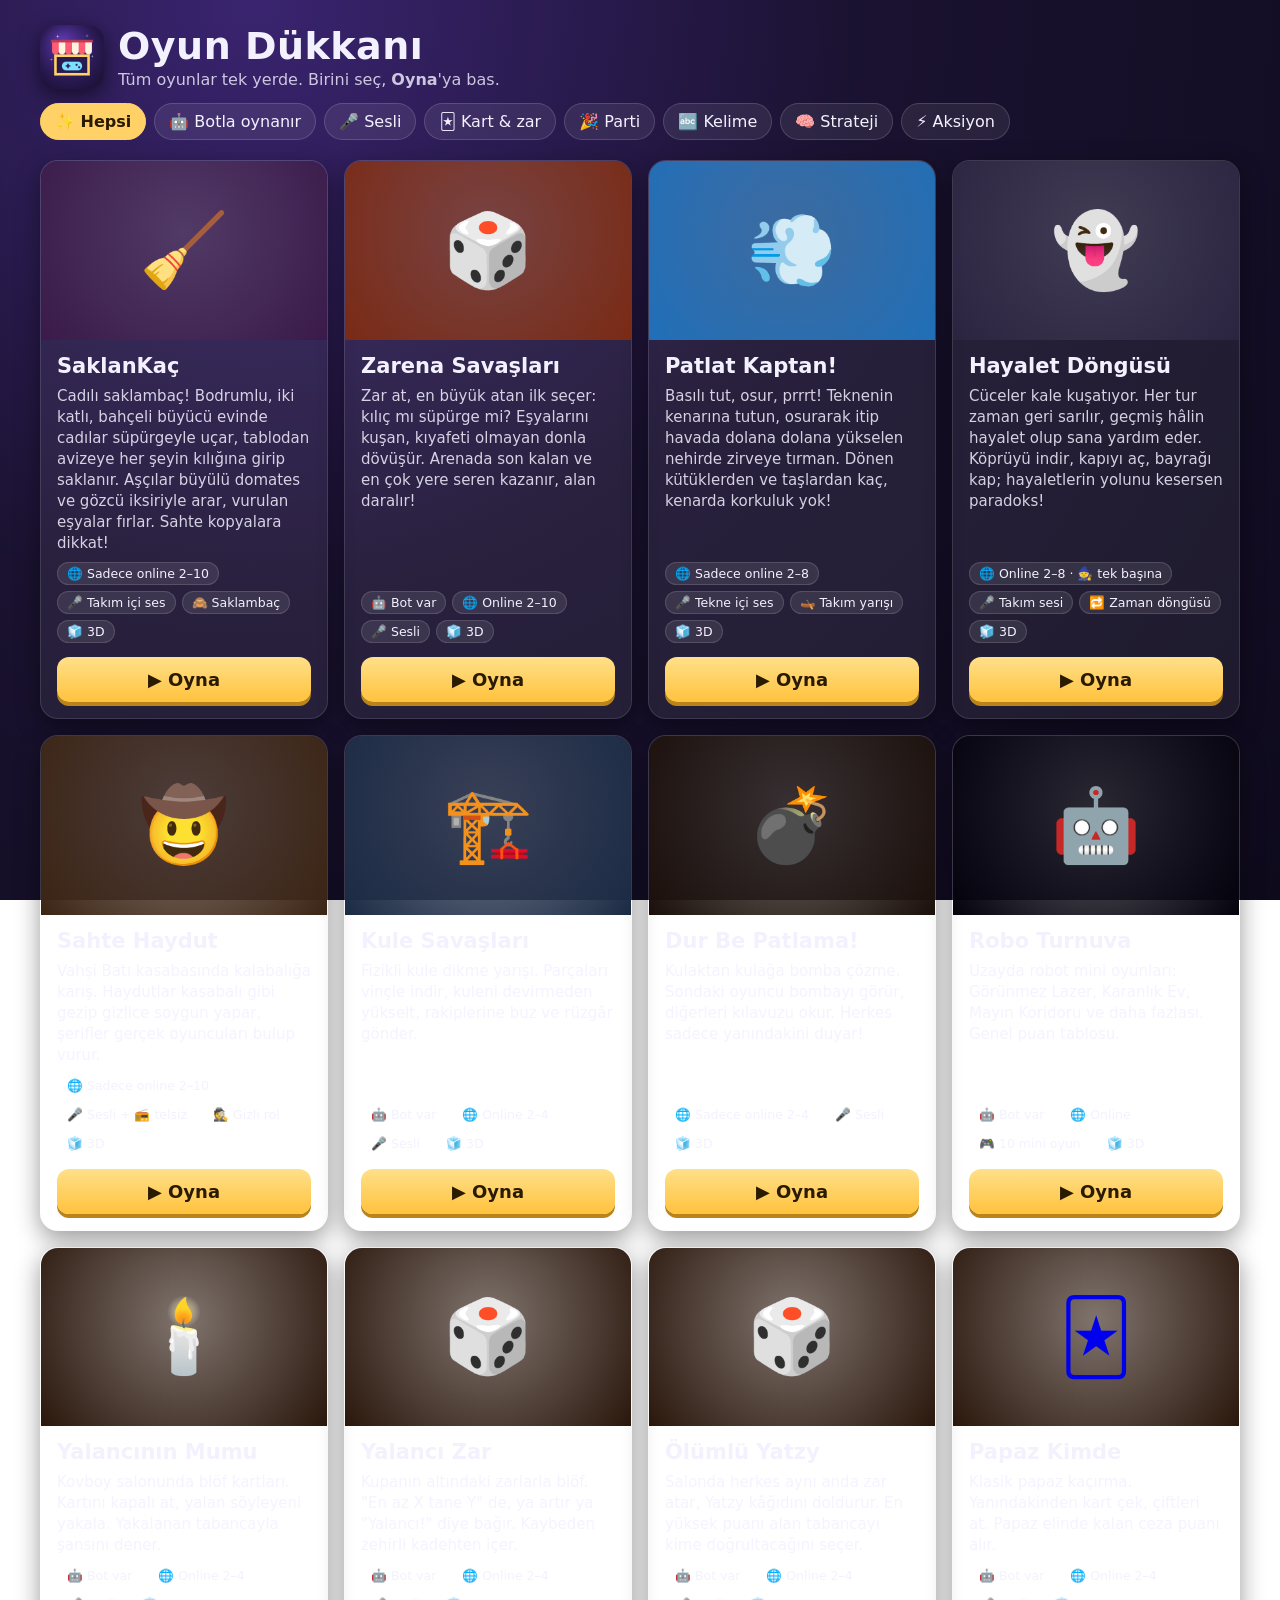
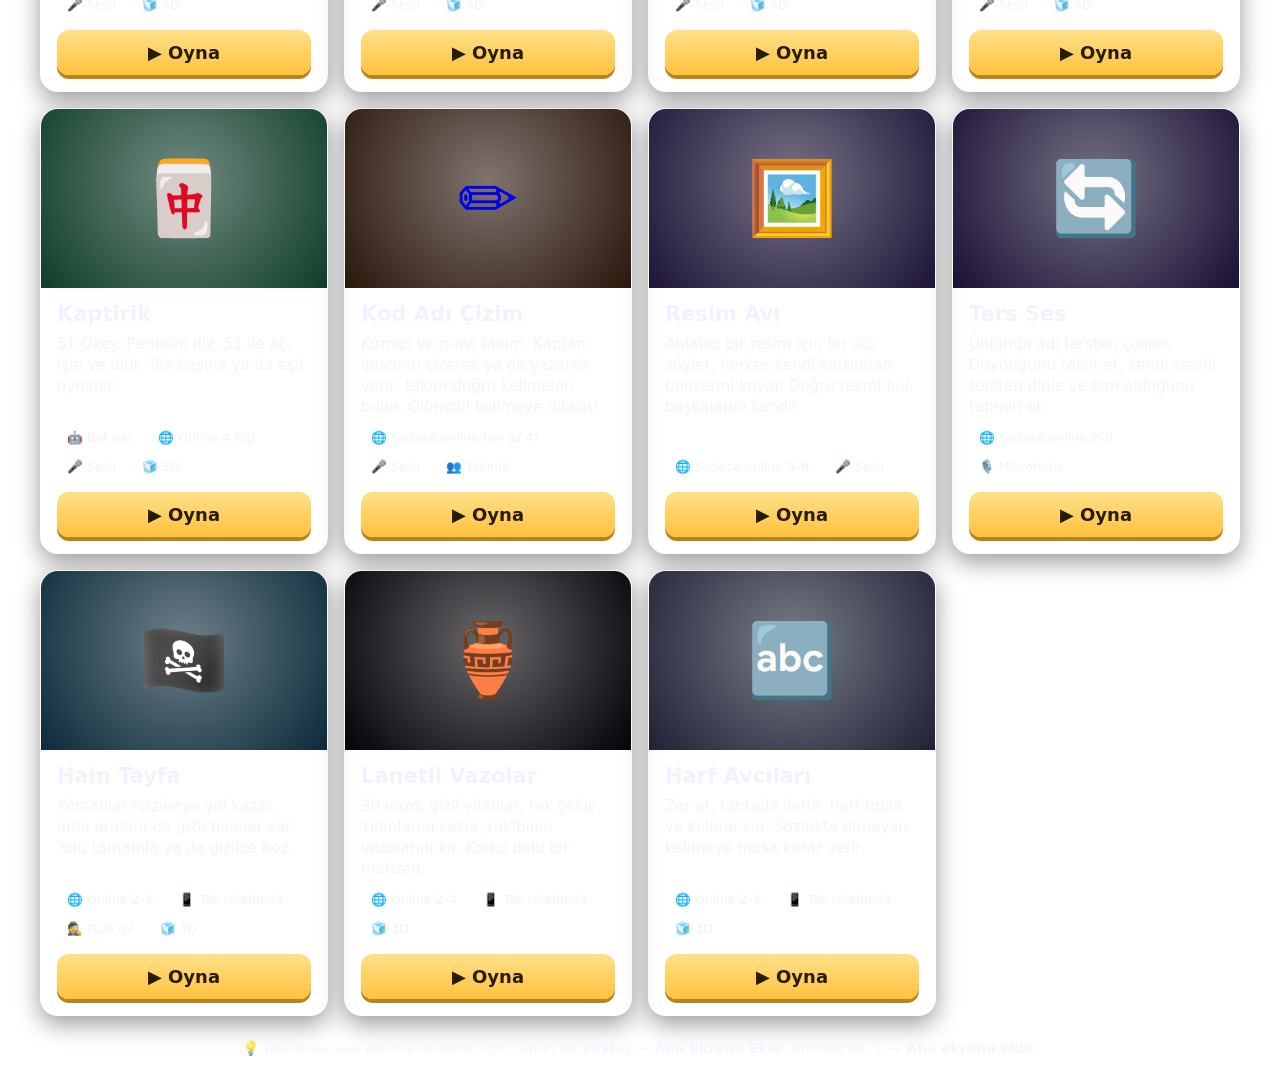
<file: index.html>
<!doctype html>
<html lang="tr">
<head>
  <meta charset="utf-8">
  <meta name="viewport" content="width=device-width, initial-scale=1, maximum-scale=1, user-scalable=no, viewport-fit=cover">
  <title>Oyun Dükkanı</title>
  <meta name="description" content="Tüm oyunlar tek yerde. Birini seç, Oyna'ya bas.">
  <meta name="theme-color" content="#1a1230">
  <meta name="apple-mobile-web-app-capable" content="yes">
  <meta name="mobile-web-app-capable" content="yes">
  <meta name="apple-mobile-web-app-title" content="Oyun Dükkanı">
  <meta name="apple-mobile-web-app-status-bar-style" content="black-translucent">
  <link rel="manifest" href="manifest.webmanifest">
  <link rel="icon" href="ikonlar/ikon-192.png">
  <link rel="apple-touch-icon" href="ikonlar/ikon-192.png">
  <link rel="stylesheet" href="style.css">
</head>
<body>
  <header>
    <img class="logo" src="ikonlar/ikon-192.png" alt="">
    <div>
      <h1>Oyun Dükkanı</h1>
      <p class="alt">Tüm oyunlar tek yerde. Birini seç, <b>Oyna</b>'ya bas.</p>
    </div>
  </header>

  <!-- Filtre düğmeleri: oyunlar.js'teki 'tur' ve etiketlere göre -->
  <nav id="filtreler" aria-label="Filtre"></nav>

  <main id="vitrin"></main>

  <footer>
    <p>💡 Telefonda ana ekrana eklemek için: Safari'de <b>Paylaş → Ana Ekrana Ekle</b>, Android'de <b>⋮ → Ana ekrana ekle</b>.</p>
  </footer>

  <script src="oyunlar.js"></script>
  <script src="dukkan.js"></script>
  <script>
    // iPhone sayfayı kendi kendine büyütmesin (iki parmak / çift dokunma)
    ['gesturestart', 'gesturechange', 'gestureend'].forEach(t => document.addEventListener(t, e => e.preventDefault(), { passive: false }));
    document.addEventListener('touchmove', e => { if (e.touches.length > 1) e.preventDefault(); }, { passive: false });
    if ('serviceWorker' in navigator && location.protocol === 'https:') navigator.serviceWorker.register('sw.js');
  </script>
</body>
</html>
</file>
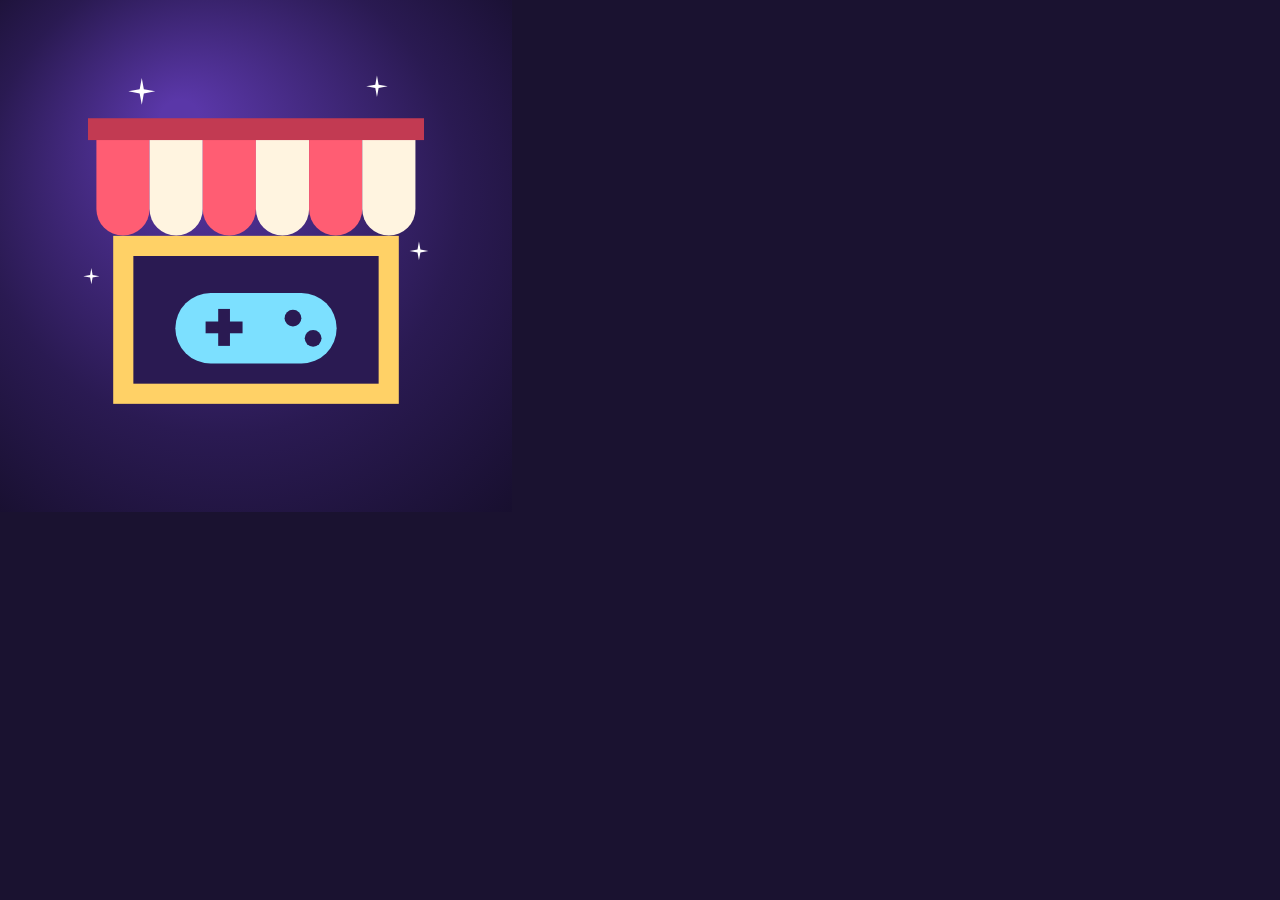
<file: araclar/ikon-ciz.html>
<!DOCTYPE html>
<!--
  Oyun Dükkanı - uygulama simgesini çizer. Adres sonuna ?boyut=512&pay=0.08 yazılır.
  PNG'ye çevirmek için (Edge görünmez modda ekran görüntüsü alır):
    msedge --headless --hide-scrollbars --window-size=512,512 --screenshot=ikonlar/ikon-512.png "file:///.../araclar/ikon-ciz.html?boyut=512&pay=0.08"
-->
<html>
<head>
<meta charset="UTF-8">
<style>html, body { margin: 0; background: #1a1230; overflow: hidden; } canvas { display: block; }</style>
</head>
<body>
<script>
  const ayar = new URLSearchParams(location.search);
  const boyut = +(ayar.get('boyut') || 512);
  const pay = +(ayar.get('pay') || 0.08);
  const c = document.createElement('canvas');
  c.width = c.height = boyut;
  document.body.appendChild(c);
  const g = c.getContext('2d');
  g.scale(boyut / 512, boyut / 512);

  const arka = g.createRadialGradient(180, 120, 20, 256, 256, 420);
  arka.addColorStop(0, '#5a37a8'); arka.addColorStop(0.55, '#2a1a52'); arka.addColorStop(1, '#120c24');
  g.fillStyle = arka; g.fillRect(0, 0, 512, 512);

  g.save();
  const k = 1 - pay * 2;
  g.translate(256, 256); g.scale(k, k); g.translate(-256, -256);

  // Dükkan tentesi (çizgili)
  const renkler = ['#ff5d73', '#fff4e0'];
  for (let i = 0; i < 6; i++) {
    g.fillStyle = renkler[i % 2];
    g.beginPath();
    const x = 66 + i * 63.3;
    g.moveTo(x, 110); g.lineTo(x + 63.3, 110); g.lineTo(x + 63.3, 200);
    g.arc(x + 31.65, 200, 31.65, 0, Math.PI);
    g.closePath(); g.fill();
  }
  g.fillStyle = '#c23a52'; g.fillRect(56, 92, 400, 26);

  // Vitrin gövdesi
  g.fillStyle = '#ffd166'; g.fillRect(86, 232, 340, 200);
  g.fillStyle = '#2a1a52'; g.fillRect(110, 256, 292, 152);

  // Vitrinde oyun kolu
  g.fillStyle = '#7ce0ff';
  g.beginPath(); g.roundRect(160, 300, 192, 84, 42); g.fill();
  g.fillStyle = '#2a1a52';
  g.fillRect(196, 334, 44, 14); g.fillRect(211, 319, 14, 44);
  g.beginPath(); g.arc(300, 330, 10, 0, 7); g.fill();
  g.beginPath(); g.arc(324, 354, 10, 0, 7); g.fill();

  // Yıldız parıltıları
  g.fillStyle = '#fff';
  [[120, 60, 10], [400, 54, 8], [450, 250, 7], [60, 280, 6]].forEach(([x, y, r]) => {
    g.beginPath();
    for (let i = 0; i < 8; i++) { const a = i * Math.PI / 4; const rr = i % 2 ? r * 0.35 : r * 1.6; g.lineTo(x + Math.cos(a) * rr, y + Math.sin(a) * rr); }
    g.closePath(); g.fill();
  });
  g.restore();
</script>
</body>
</html>
</file>
<file: style.css>
* { box-sizing: border-box; }
html { -webkit-text-size-adjust: 100%; }
body {
  margin: 0;
  min-height: 100vh;
  font-family: system-ui, -apple-system, "Segoe UI", Roboto, sans-serif;
  color: #f4f1ff;
  background: radial-gradient(circle at 20% 0%, #3a2470 0%, #1a1230 45%, #0e0a1c 100%) fixed;
  padding: max(16px, env(safe-area-inset-top)) max(16px, env(safe-area-inset-right)) max(16px, env(safe-area-inset-bottom)) max(16px, env(safe-area-inset-left));
}

header {
  display: flex; align-items: center; gap: 14px;
  max-width: 1200px; margin: 8px auto 14px;
}
.logo { width: 64px; height: 64px; border-radius: 16px; box-shadow: 0 6px 20px #0008; }
h1 { margin: 0; font-size: clamp(26px, 6vw, 38px); letter-spacing: .5px; }
.alt { margin: 2px 0 0; opacity: .8; }

#filtreler {
  display: flex; gap: 8px; overflow-x: auto; scrollbar-width: none;
  max-width: 1200px; margin: 0 auto 16px; padding-bottom: 4px;
}
#filtreler::-webkit-scrollbar { display: none; }
#filtreler button {
  flex: none; font: inherit; font-size: 16px;
  padding: 8px 14px; border-radius: 999px; cursor: pointer;
  color: #f4f1ff; background: #ffffff14; border: 1px solid #ffffff26;
}
#filtreler button.secili { background: #ffd166; color: #2a1a00; border-color: #ffd166; font-weight: 700; }

#vitrin {
  display: grid; gap: 16px;
  grid-template-columns: repeat(auto-fill, minmax(260px, 1fr));
  max-width: 1200px; margin: 0 auto;
}

.kart {
  display: flex; flex-direction: column;
  background: #ffffff10; border: 1px solid #ffffff1f; border-radius: 18px;
  overflow: hidden; box-shadow: 0 8px 24px #0006;
  transition: transform .15s ease;
}
.kart:hover { transform: translateY(-3px); }

.kapak {
  position: relative; display: block; aspect-ratio: 16 / 10;
  background: radial-gradient(circle at 50% 40%, color-mix(in srgb, var(--renk) 60%, #fff 12%), var(--renk));
  overflow: hidden;
}
.kapak img {
  position: absolute; left: 50%; top: 50%; height: 88%; aspect-ratio: 1;
  transform: translate(-50%, -50%); border-radius: 22px;
  box-shadow: 0 10px 30px #000a;
}
.yedek {
  position: absolute; inset: 0; display: grid; place-items: center; font-size: 72px;
}

.govde { display: flex; flex-direction: column; gap: 8px; padding: 14px 16px 16px; flex: 1; }
.govde h2 { margin: 0; font-size: 21px; }
.aciklama { margin: 0; opacity: .85; line-height: 1.4; font-size: 15px; flex: 1; }
.rozetler { display: flex; flex-wrap: wrap; gap: 6px; }
.rozet {
  font-size: 12.5px; padding: 3px 9px; border-radius: 999px;
  background: #ffffff18; border: 1px solid #ffffff22; white-space: nowrap;
}
.oyna {
  margin-top: 6px; text-align: center; text-decoration: none;
  font-weight: 800; font-size: 18px; padding: 12px; border-radius: 12px;
  color: #2a1a00; background: linear-gradient(#ffe08a, #ffc23d);
  box-shadow: 0 4px 0 #b9851a;
}
.oyna:active { transform: translateY(2px); box-shadow: 0 2px 0 #b9851a; }

footer { max-width: 1200px; margin: 24px auto 8px; opacity: .7; font-size: 14px; text-align: center; }
</file>
